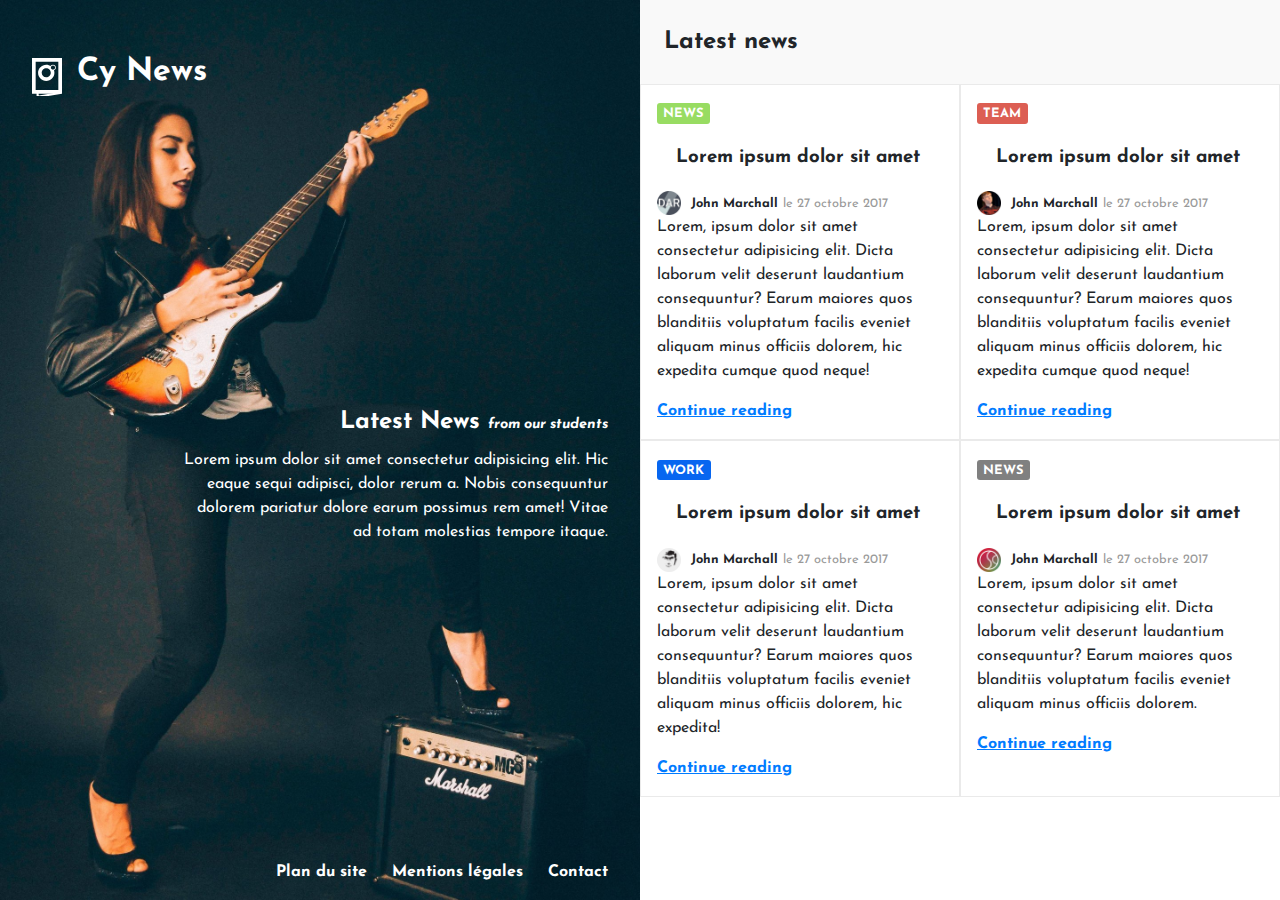
<file: docs/index.html>
<!DOCTYPE html>
<html lang="en">

<head>
    <meta charset="UTF-8">
    <meta name="viewport" content="width=device-width, initial-scale=1.0">
    <meta http-equiv="X-UA-Compatible" content="ie=edge">
    <link href="https://fonts.googleapis.com/css?family=Josefin+Sans:400,700&display=swap" rel="stylesheet">
    <link rel="stylesheet" href="./css/reboot.css">
    <link rel="stylesheet" href="./css/style.css">
    <title>Cy News</title>
</head>

<body>
    <div id="left">
        <h1>Cy News</h1>
        <div id="welcome-message">
            <h2>Latest News <span>from our students</span></h2>
            <p>Lorem ipsum dolor sit amet consectetur adipisicing elit. Hic eaque sequi adipisci, dolor rerum a. Nobis
                consequuntur dolorem pariatur dolore earum possimus rem amet! Vitae ad totam molestias tempore itaque.
            </p>
        </div>
        <nav>
            <a href="#">Plan du site</a>
            <a href="#">Mentions légales</a>
            <a href="#">Contact</a>
        </nav>
    </div>
    
    <div id="right">
        <h2>Latest news</h2>
        <section id="articles-list">
        <article>
            <a href="#" class="badge badge--news">news</a>
            <h3>Lorem ipsum dolor sit amet</h3>
            <img src="./images/icon-dar.png" alt="">
            <span class="meta-author">John Marchall</span>
            <span class="meta-date">le 27 octobre 2017</span>
            <p>Lorem, ipsum dolor sit amet consectetur adipisicing elit. Dicta laborum velit deserunt laudantium
                consequuntur? Earum maiores quos blanditiis voluptatum facilis eveniet aliquam minus officiis dolorem,
                hic expedita cumque quod neque!</p>
            <a href="#" class="continue" >Continue reading</a>
        </article>
        <article>
            <a href="#" class="badge badge--team">team</a>
            <h3>Lorem ipsum dolor sit amet</h3>
            <img src="./images/icon-john.png" alt="">
            <span class="meta-author">John Marchall</span>
            <span class="meta-date">le 27 octobre 2017</span>
            <p>Lorem, ipsum dolor sit amet consectetur adipisicing elit. Dicta laborum velit deserunt laudantium
                consequuntur? Earum maiores quos blanditiis voluptatum facilis eveniet aliquam minus officiis dolorem,
                hic expedita cumque quod neque!</p>
            <a href="#" class="continue">Continue reading</a>
        </article>
        <article>
            <a href="#" class="badge badge--work">work</a>
            <h3>Lorem ipsum dolor sit amet</h3>
            <img src="./images/icon-ohz.png" alt="">
            <span class="meta-author">John Marchall</span>
            <span class="meta-date">le 27 octobre 2017</span>
            <p>Lorem, ipsum dolor sit amet consectetur adipisicing elit. Dicta laborum velit deserunt laudantium
                consequuntur? Earum maiores quos blanditiis voluptatum facilis eveniet aliquam minus officiis dolorem,
                hic expedita!</p>
            <a href="#" class="continue">Continue reading</a>
        </article>
        <article>
            <a href="#" class="badge">news</a>
            <h3>Lorem ipsum dolor sit amet</h3>
            <img src="./images/icon-spr.png" alt="">
            <span class="meta-author">John Marchall</span>
            <span class="meta-date">le 27 octobre 2017</span>
            <p>Lorem, ipsum dolor sit amet consectetur adipisicing elit. Dicta laborum velit deserunt laudantium
                consequuntur? Earum maiores quos blanditiis voluptatum facilis eveniet aliquam minus officiis dolorem.
               </p>
            <a href="#" class="continue">Continue reading</a>
        </article>
    </section id>
    </div>
</body>

</html>
</file>
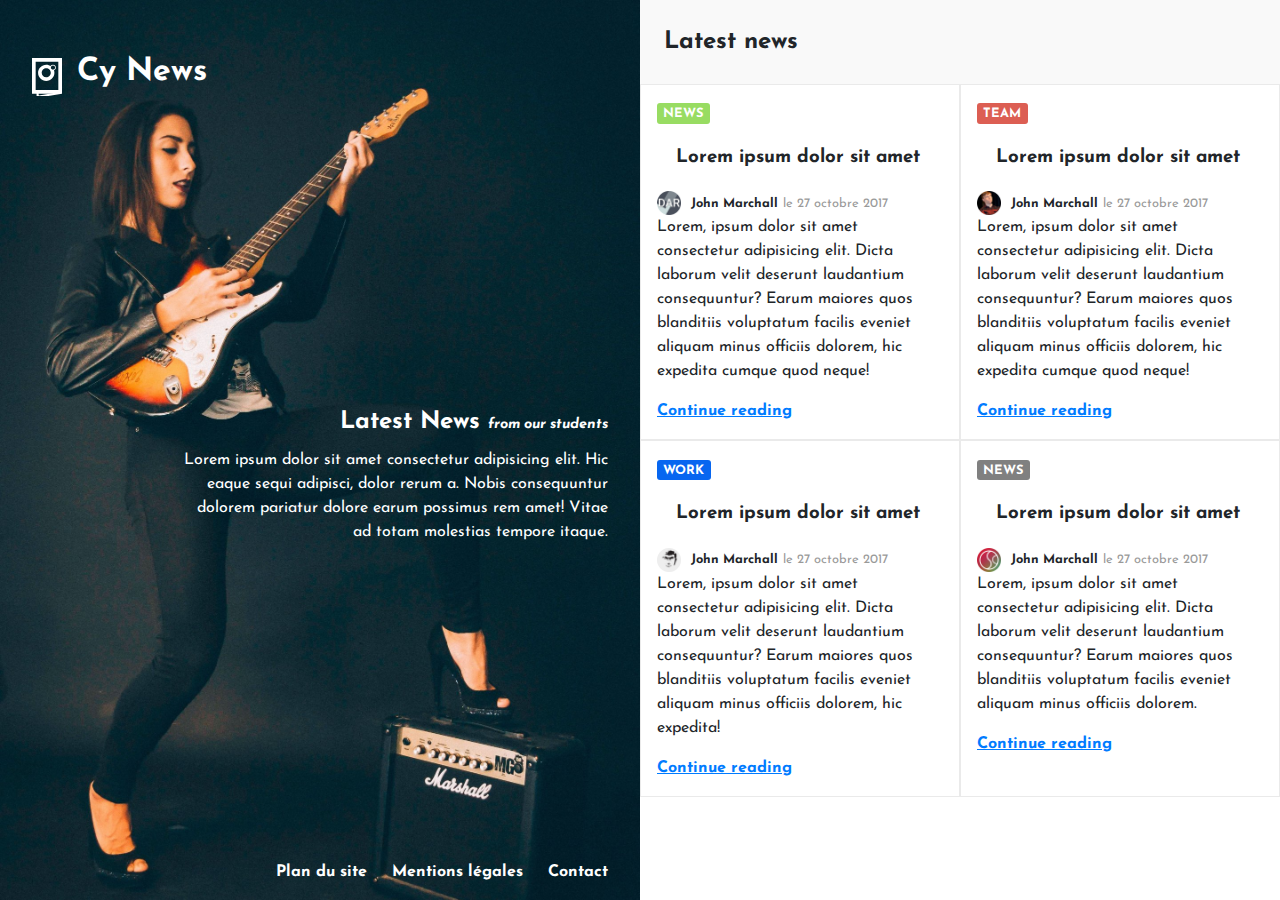
<file: html/index.html>
<!DOCTYPE html>
<html lang="en">

<head>
    <meta charset="UTF-8">
    <meta name="viewport" content="width=device-width, initial-scale=1.0">
    <meta http-equiv="X-UA-Compatible" content="ie=edge">
    <link href="https://fonts.googleapis.com/css?family=Josefin+Sans:400,700&display=swap" rel="stylesheet">
    <link rel="stylesheet" href="../css/reboot.css">
    <link rel="stylesheet" href="../css/style.css">
    <title>Cy News</title>
</head>

<body>
    <div id="left">
        <h1>Cy News</h1>
        <div id="welcome-message">
            <h2>Latest News <span>from our students</span></h2>
            <p>Lorem ipsum dolor sit amet consectetur adipisicing elit. Hic eaque sequi adipisci, dolor rerum a. Nobis
                consequuntur dolorem pariatur dolore earum possimus rem amet! Vitae ad totam molestias tempore itaque.
            </p>
        </div>
        <nav>
            <a href="#">Plan du site</a>
            <a href="#">Mentions légales</a>
            <a href="#">Contact</a>
        </nav>
    </div>
    
    <div id="right">
        <h2>Latest news</h2>
        <section id="articles-list">
        <article>
            <a href="#" class="badge badge--news">news</a>
            <h3>Lorem ipsum dolor sit amet</h3>
            <img src="../images/icon-dar.png" alt="">
            <span class="meta-author">John Marchall</span>
            <span class="meta-date">le 27 octobre 2017</span>
            <p>Lorem, ipsum dolor sit amet consectetur adipisicing elit. Dicta laborum velit deserunt laudantium
                consequuntur? Earum maiores quos blanditiis voluptatum facilis eveniet aliquam minus officiis dolorem,
                hic expedita cumque quod neque!</p>
            <a href="#" class="continue" >Continue reading</a>
        </article>
        <article>
            <a href="#" class="badge badge--team">team</a>
            <h3>Lorem ipsum dolor sit amet</h3>
            <img src="../images/icon-john.png" alt="">
            <span class="meta-author">John Marchall</span>
            <span class="meta-date">le 27 octobre 2017</span>
            <p>Lorem, ipsum dolor sit amet consectetur adipisicing elit. Dicta laborum velit deserunt laudantium
                consequuntur? Earum maiores quos blanditiis voluptatum facilis eveniet aliquam minus officiis dolorem,
                hic expedita cumque quod neque!</p>
            <a href="#" class="continue">Continue reading</a>
        </article>
        <article>
            <a href="#" class="badge badge--work">work</a>
            <h3>Lorem ipsum dolor sit amet</h3>
            <img src="../images/icon-ohz.png" alt="">
            <span class="meta-author">John Marchall</span>
            <span class="meta-date">le 27 octobre 2017</span>
            <p>Lorem, ipsum dolor sit amet consectetur adipisicing elit. Dicta laborum velit deserunt laudantium
                consequuntur? Earum maiores quos blanditiis voluptatum facilis eveniet aliquam minus officiis dolorem,
                hic expedita!</p>
            <a href="#" class="continue">Continue reading</a>
        </article>
        <article>
            <a href="#" class="badge">news</a>
            <h3>Lorem ipsum dolor sit amet</h3>
            <img src="../images/icon-spr.png" alt="">
            <span class="meta-author">John Marchall</span>
            <span class="meta-date">le 27 octobre 2017</span>
            <p>Lorem, ipsum dolor sit amet consectetur adipisicing elit. Dicta laborum velit deserunt laudantium
                consequuntur? Earum maiores quos blanditiis voluptatum facilis eveniet aliquam minus officiis dolorem.
               </p>
            <a href="#" class="continue">Continue reading</a>
        </article>
    </section id>
    </div>
</body>

</html>
</file>
<file: docs/css/style.css>
/* *** LEFT *** */
body {
    font-family: 'Josefin Sans', sans-serif;
}

#left {
    width: 50%;
    height: 100vh;
    background-image: url('../images/woman_playing_electric_guitar.jpg');
    background-size:cover;
    /* background-position: center; */
    float: left;
    color: #fff;
    display: flex;
    flex-direction: column;
    justify-content: space-between;
    padding: 3em 2em 1em;

}

h1 {
    background-image: url(../images/cyNews.svg);
    background-repeat: no-repeat;
    background-size: 30px;
    background-position: 0 10px;
    padding-left: 45px;
    /* text-transform: uppercase; */
}
h2 span {
    font-size: 0.6em;
    font-style: italic;
}

#welcome-message {
    width: 75%;
    align-self: flex-end;
    text-align: end;
}

nav {
    align-self: flex-end;
}

nav a {
    color:#fff;
    font-weight: bold;
    margin-left: 20px;
}




/* *** RIGHT *** */
#right {
    width: 50%;   
    float: right;

    /* ajout d'une barre de scroll */
    height: 100vh;
    overflow-y: scroll;
}

#right h2 {
    padding: 1em;
    background-color: #f9f9f9;
    margin: 0;
}

/* L'ulitisation du float pose un probleme suivant la hauteur des articles. Flexbox est plus judicieux */
article {
    width: 50%;
    /* float: left; */
    border: 1px solid #eaeaea;
    padding: 1em;
    border-bottom: 1px solid #eaeaea;
    border-right: 1px solid #eaeaea;
}

#articles-list {
    display: flex;
    flex-wrap: wrap;
}

.badge {
    text-transform: uppercase;
    background-color: grey;
    font-size: 0.8em;
    color:white;
    font-weight: bold;
    border-radius: 3px;
    padding: 0.3em 0.5em;
}

.badge:hover {
    color: #fff;
}

.badge--work {
   background-color:#0766F0;
}
.badge--team {
   background-color:#DC5E53;
}
.badge--news {
   background-color:#98DC62;
}

h3 {
    margin: 1em;
}

article img {
    width: 1.5em;
    margin-right: 5px;
}

.meta-author {
    font-weight: bold;
    font-size: 0.8em;
    margin: 1em 0;
}
.meta-date {
    color: #999;
    font-size: 0.8em;
}

.continue {
    font-weight: bold;
    text-decoration: underline;
}
</file>
<file: css/style.css>
/* *** LEFT *** */
body {
    font-family: 'Josefin Sans', sans-serif;
}

#left {
    width: 50%;
    height: 100vh;
    background-image: url('../images/woman_playing_electric_guitar.jpg');
    background-size:cover;
    /* background-position: center; */
    float: left;
    color: #fff;
    display: flex;
    flex-direction: column;
    justify-content: space-between;
    padding: 3em 2em 1em;

}

h1 {
    background-image: url(../images/cyNews.svg);
    background-repeat: no-repeat;
    background-size: 30px;
    background-position: 0 10px;
    padding-left: 45px;
    /* text-transform: uppercase; */
}
h2 span {
    font-size: 0.6em;
    font-style: italic;
}

#welcome-message {
    width: 75%;
    align-self: flex-end;
    text-align: end;
}

nav {
    align-self: flex-end;
}

nav a {
    color:#fff;
    font-weight: bold;
    margin-left: 20px;
}




/* *** RIGHT *** */
#right {
    width: 50%;   
    float: right;

    /* ajout d'une barre de scroll */
    height: 100vh;
    overflow-y: scroll;
}

#right h2 {
    padding: 1em;
    background-color: #f9f9f9;
    margin: 0;
}

/* L'ulitisation du float pose un probleme suivant la hauteur des articles. Flexbox est plus judicieux */
article {
    width: 50%;
    /* float: left; */
    border: 1px solid #eaeaea;
    padding: 1em;
    border-bottom: 1px solid #eaeaea;
    border-right: 1px solid #eaeaea;
}

#articles-list {
    display: flex;
    flex-wrap: wrap;
}

.badge {
    text-transform: uppercase;
    background-color: grey;
    font-size: 0.8em;
    color:white;
    font-weight: bold;
    border-radius: 3px;
    padding: 0.3em 0.5em;
}

.badge:hover {
    color: #fff;
}

.badge--work {
   background-color:#0766F0;
}
.badge--team {
   background-color:#DC5E53;
}
.badge--news {
   background-color:#98DC62;
}

h3 {
    margin: 1em;
}

article img {
    width: 1.5em;
    margin-right: 5px;
}

.meta-author {
    font-weight: bold;
    font-size: 0.8em;
    margin: 1em 0;
}
.meta-date {
    color: #999;
    font-size: 0.8em;
}

.continue {
    font-weight: bold;
    text-decoration: underline;
}
</file>
<file: docs/css/reboot.css>
/*

Reboot

Normalization of HTML elements, manually forked from Normalize.css to remove styles targeting irrelevant browsers while applying new styles.

Normalize is licensed MIT. https://github.com/necolas/normalize.css

* Bootstrap v4.0.0-beta (https://getbootstrap.com)
 * Copyright 2011-2017 The Bootstrap Authors
 * Copyright 2011-2017 Twitter, Inc.
 * Licensed under MIT (https://github.com/twbs/bootstrap/blob/master/LICENSE)

*/

/*

Document

1. Change from `box-sizing: content-box` so that `width` is not affected by `padding` or `border`.

2. Change the default font family in all browsers.

3. Correct the line height in all browsers.

4. Prevent adjustments of font size after orientation changes in IE on Windows Phone and in iOS.

5. Setting @viewport causes scrollbars to overlap content in IE11 and Edge, so we force a non-overlapping, non-auto-hiding scrollbar to counteract.

6. Change the default tap highlight to be completely transparent in iOS.

*/


*,
*::before,
*::after {
  box-sizing: border-box; /* 1 */
}

html {
  font-family: sans-serif; /* 2 */
  line-height: 1.15; /* 3 */
  -webkit-text-size-adjust: 100%; /* 4 */
  -ms-text-size-adjust: 100%; /* 4 */
  -ms-overflow-style: scrollbar; /* 5 */
  -webkit-tap-highlight-color: transparent; /* 6 */
}

/* IE10+ doesn't honor `<meta name="viewport">` in some cases. */
@-ms-viewport {
  width: device-width;
}

/* Shim for "new" HTML5 structural elements to display correctly (IE10, older browsers) */
article, aside, dialog, figcaption, figure, footer, header, hgroup, main, nav, section {
  display: block;
}

/*
Body

1. Remove the margin in all browsers.
2. As a best practice, apply a default `background-color`.
3. Set an explicit initial text-align value so that we can later use the `inherit` value on things like `<th>` elements.
*/
body {
  margin: 0; /* 1 */
  font-family: -apple-system, BlinkMacSystemFont, "Segoe UI", Roboto, "Helvetica Neue", Arial, sans-serif, "Apple Color Emoji", "Segoe UI Emoji", "Segoe UI Symbol";
  font-size: 1rem;
  font-weight: normal;
  line-height: 1.5;
  color: #212529;
  text-align: left; /* 3 */
  background-color: #fff; /* 2 */
}

/*
Suppress the focus outline on elements that cannot be accessed via keyboard.
This prevents an unwanted focus outline from appearing around elements that might still respond to pointer events.

Credit: https://github.com/suitcss/base
*/
[tabindex="-1"]:focus {
  outline: none !important;
}

/*
Content grouping

1. Add the correct box sizing in Firefox.
2. Show the overflow in Edge and IE.
*/
hr {
  box-sizing: content-box; /* 1 */
  height: 0; /* 1 */
  overflow: visible; /* 2 */
}

/*
Typography
*/

/*
Remove top margins from headings
By default, `<h1>`-`<h6>` all receive top and bottom margins. We nuke the top margin for easier control within type scales as it avoids margin collapsing.
*/
h1, h2, h3, h4, h5, h6 {
  margin-top: 0;
  margin-bottom: .5rem;
}

/*
Reset margins on paragraphs

Similarly, the top margin on `<p>`s get reset. However, we also reset the bottom margin to use `rem` units instead of `em`.
*/
p {
  margin-top: 0;
  margin-bottom: 1rem;
}

/*
Abbreviations

1. Remove the bottom border in Firefox 39-.
2. Add the correct text decoration in Chrome, Edge, IE, Opera, and Safari.
3. Add explicit cursor to indicate changed behavior.
4. Duplicate behavior to the data-* attribute for our tooltip plugin
*/
abbr[title],
abbr[data-original-title] { /* 4 */
  text-decoration: underline; /* 2 */
  -webkit-text-decoration: underline dotted; /* 2 */
          text-decoration: underline dotted; /* 2 */
  cursor: help; /* 3 */
  border-bottom: 0; /* 1 */
}

address {
  margin-bottom: 1rem;
  font-style: normal;
  line-height: inherit;
}

ol,
ul,
dl {
  margin-top: 0;
  margin-bottom: 1rem;
}

ol ol,
ul ul,
ol ul,
ul ol {
  margin-bottom: 0;
}

dt {
  font-weight: bold;
}

dd {
  margin-bottom: .5rem;
  margin-left: 0; /* Undo browser default */
}

blockquote {
  margin: 0 0 1rem;
}

dfn {
  font-style: italic; /* Add the correct font style in Android 4.3- */
}

b,
strong {
  font-weight: bolder; /* Add the correct font weight in Chrome, Edge, and Safari */
}

small {
  font-size: 80%; /* Add the correct font size in all browsers */
}

sub,
sup {
  position: relative;
  font-size: 75%;
  line-height: 0;
  vertical-align: baseline;
}

sub {
  bottom: -.25em;
}

sup {
  top: -.5em;
}

/*

Links

*/

a {
  color: #007bff;
  text-decoration: none;
  background-color: transparent; /* Remove the gray background on active links in IE 10. */
  -webkit-text-decoration-skip: objects; /* Remove gaps in links underline in iOS 8+ and Safari 8+. */
}

a:hover {
  color: #0056b3;
  text-decoration: underline;
}

/*
And undo these styles for placeholder links/named anchors (without href) which have not been made explicitly keyboard-focusable (without tabindex). It would be more straightforward to just use a[href] in previous block, but that causes specificity issues in many other styles that are too complex to fix.

See https://github.com/twbs/bootstrap/issues/19402
*/

a:not([href]):not([tabindex]) {
  color: inherit;
  text-decoration: none;
}

a:not([href]):not([tabindex]):focus, a:not([href]):not([tabindex]):hover {
  color: inherit;
  text-decoration: none;
}

a:not([href]):not([tabindex]):focus {
  outline: 0;
}

/*

Code

*/

pre,
code,
kbd,
samp {
  font-family: monospace, monospace; /* Correct the inheritance and scaling of font size in all browsers. */
  font-size: 1em; /* Correct the odd `em` font sizing in all browsers. */
}

pre {
  /* Remove browser default top margin */
  margin-top: 0;
  /* Reset browser default of `1em` to use `rem`s */
  margin-bottom: 1rem;
  /* Don't allow content to break outside */
  overflow: auto;
  /* We have @viewport set which causes scrollbars to overlap content in IE11 and Edge, so we force a non-overlapping, non-auto-hiding scrollbar to counteract. */
  -ms-overflow-style: scrollbar;
}

/*

Figures

*/

figure {
  /* Apply a consistent margin strategy (matches our type styles). */
  margin: 0 0 1rem;
}

/*

Images and content

*/


img {
  vertical-align: middle;
  border-style: none; /* Remove the border on images inside links in IE 10-. */
  max-width: 100%; /* --- */
}

svg:not(:root) {
  overflow: hidden; /* Hide the overflow in IE */
}

/*
Avoid 300ms click delay on touch devices that support the `touch-action` CSS property.

In particular, unlike most other browsers, IE11+Edge on Windows 10 on touch devices and IE Mobile 10-11 DON'T remove the click delay when `<meta name="viewport" content="width=device-width">` is present. However, they DO support removing the click delay via `touch-action: manipulation`.

See:

* https://getbootstrap.com/docs/4.0/content/reboot/#click-delay-optimization-for-touch

* https://caniuse.com/#feat=css-touch-action

*  https://patrickhlauke.github.io/touch/tests/results/#suppressing-300ms-delay
*/

a,
area,
button,
[role="button"],
input:not([type=range]),
label,
select,
summary,
textarea {
  -ms-touch-action: manipulation;
      touch-action: manipulation;
}

/*

Tables

*/

table {
  border-collapse: collapse; /* Prevent double borders */
}

caption {
  padding-top: 0.75rem;
  padding-bottom: 0.75rem;
  color: #868e96;
  text-align: left;
  caption-side: bottom;
}

th {
  /* Matches default `<td>` alignment by inheriting from the `<body>`, or the closest parent with a set `text-align`. */
  text-align: inherit;
}

/*

Forms

*/

label {
  /* Allow labels to use `margin` for spacing. */
  display: inline-block;
  margin-bottom: .5rem;
}

/*
Remove the default `border-radius` that macOS Chrome adds.

Details at https://github.com/twbs/bootstrap/issues/24093
*/
button {
  border-radius: 0;
}

/*
Work around a Firefox/IE bug where the transparent `button` background results in a loss of the default `button` focus styles.

Credit: https://github.com/suitcss/base/
*/
button:focus {
  outline: 1px dotted;
  outline: 5px auto -webkit-focus-ring-color;
}

input,
button,
select,
optgroup,
textarea {
  margin: 0; /* Remove the margin in Firefox and Safari */
  font-family: inherit;
  font-size: inherit;
  line-height: inherit;
}

button,
input {
  overflow: visible; /* Show the overflow in Edge */
}

button,
select {
  text-transform: none; /* Remove the inheritance of text transform in Firefox */
}

/*
1. Prevent a WebKit bug where (2) destroys native `audio` and `video` controls in Android 4.
2. Correct the inability to style clickable types in iOS and Safari.
*/
button,
html [type="button"],
[type="reset"],
[type="submit"] {
  -webkit-appearance: button;
}

/*
Remove inner border and padding from Firefox, but don't restore the outline like Normalize.
*/
button::-moz-focus-inner,
[type="button"]::-moz-focus-inner,
[type="reset"]::-moz-focus-inner,
[type="submit"]::-moz-focus-inner {
  padding: 0;
  border-style: none;
}

input[type="radio"],
input[type="checkbox"] {
  box-sizing: border-box; /* 1. Add the correct box sizing in IE 10- */
  padding: 0; /* 2. Remove the padding in IE 10- */
}

input[type="date"],
input[type="time"],
input[type="datetime-local"],
input[type="month"] {
  /*
  Remove the default appearance of temporal inputs to avoid a Mobile Safari bug where setting a custom line-height prevents text from being vertically centered within the input.

  See https://bugs.webkit.org/show_bug.cgi?id=139848
  and https://github.com/twbs/bootstrap/issues/11266
  */
  -webkit-appearance: listbox;
}

textarea {
  overflow: auto; /* Remove the default vertical scrollbar in IE. */
  /* Textareas should really only resize vertically so they don't break their (horizontal) containers. */
  resize: vertical;
}

fieldset {
  /*
  Browsers set a default `min-width: min-content;` on fieldsets, unlike e.g. `<div>`s, which have `min-width: 0;` by default. So we reset that to ensure fieldsets behave more like a standard block element.

  See https://github.com/twbs/bootstrap/issues/12359
  and https://html.spec.whatwg.org/multipage/#the-fieldset-and-legend-elements
  */
  min-width: 0;
  /* Reset the default outline behavior of fieldsets so they don't affect page layout. */
  padding: 0;
  margin: 0;
  border: 0;
}

/*
1. Correct the text wrapping in Edge and IE.
2. Correct the color inheritance from `fieldset` elements in IE.
*/
legend {
  display: block;
  width: 100%;
  max-width: 100%; /* 1 */
  padding: 0;
  margin-bottom: .5rem;
  font-size: 1.5rem;
  line-height: inherit;
  color: inherit; /* 2 */
  white-space: normal; /* 1 */
}

progress {
  vertical-align: baseline; /* Add the correct vertical alignment in Chrome, Firefox, and Opera. */
}

/*
Correct the cursor style of increment and decrement buttons in Chrome.
*/
[type="number"]::-webkit-inner-spin-button,
[type="number"]::-webkit-outer-spin-button {
  height: auto;
}

[type="search"] {
  /*
  This overrides the extra rounded corners on search inputs in iOS so that our `.form-control` class can properly style them. Note that this cannot simply be added to `.form-control` as it's not specific enough.

  For details, see https://github.com/twbs/bootstrap/issues/11586.
  */
  outline-offset: -2px;
  -webkit-appearance: none;
}

/*
Remove the inner padding and cancel buttons in Chrome and Safari on macOS.
*/

[type="search"]::-webkit-search-cancel-button,
[type="search"]::-webkit-search-decoration {
  -webkit-appearance: none;
}

/*
1. Correct the inability to style clickable types in iOS and Safari.
2. Change font properties to `inherit` in Safari.
*/

::-webkit-file-upload-button {
  font: inherit;
  -webkit-appearance: button;
}

/*
Correct element displays
*/

output {
  display: inline-block;
}

summary {
  display: list-item; /* Add the correct display in all browsers */
}

template {
  display: none; /* Add the correct display in IE */
}

/*
Always hide an element with the `hidden` HTML attribute (from PureCSS).
Needed for proper display in IE 10-.
*/
[hidden] {
  display: none !important;
}
</file>
<file: css/reboot.css>
/*

Reboot

Normalization of HTML elements, manually forked from Normalize.css to remove styles targeting irrelevant browsers while applying new styles.

Normalize is licensed MIT. https://github.com/necolas/normalize.css

* Bootstrap v4.0.0-beta (https://getbootstrap.com)
 * Copyright 2011-2017 The Bootstrap Authors
 * Copyright 2011-2017 Twitter, Inc.
 * Licensed under MIT (https://github.com/twbs/bootstrap/blob/master/LICENSE)

*/

/*

Document

1. Change from `box-sizing: content-box` so that `width` is not affected by `padding` or `border`.

2. Change the default font family in all browsers.

3. Correct the line height in all browsers.

4. Prevent adjustments of font size after orientation changes in IE on Windows Phone and in iOS.

5. Setting @viewport causes scrollbars to overlap content in IE11 and Edge, so we force a non-overlapping, non-auto-hiding scrollbar to counteract.

6. Change the default tap highlight to be completely transparent in iOS.

*/


*,
*::before,
*::after {
  box-sizing: border-box; /* 1 */
}

html {
  font-family: sans-serif; /* 2 */
  line-height: 1.15; /* 3 */
  -webkit-text-size-adjust: 100%; /* 4 */
  -ms-text-size-adjust: 100%; /* 4 */
  -ms-overflow-style: scrollbar; /* 5 */
  -webkit-tap-highlight-color: transparent; /* 6 */
}

/* IE10+ doesn't honor `<meta name="viewport">` in some cases. */
@-ms-viewport {
  width: device-width;
}

/* Shim for "new" HTML5 structural elements to display correctly (IE10, older browsers) */
article, aside, dialog, figcaption, figure, footer, header, hgroup, main, nav, section {
  display: block;
}

/*
Body

1. Remove the margin in all browsers.
2. As a best practice, apply a default `background-color`.
3. Set an explicit initial text-align value so that we can later use the `inherit` value on things like `<th>` elements.
*/
body {
  margin: 0; /* 1 */
  font-family: -apple-system, BlinkMacSystemFont, "Segoe UI", Roboto, "Helvetica Neue", Arial, sans-serif, "Apple Color Emoji", "Segoe UI Emoji", "Segoe UI Symbol";
  font-size: 1rem;
  font-weight: normal;
  line-height: 1.5;
  color: #212529;
  text-align: left; /* 3 */
  background-color: #fff; /* 2 */
}

/*
Suppress the focus outline on elements that cannot be accessed via keyboard.
This prevents an unwanted focus outline from appearing around elements that might still respond to pointer events.

Credit: https://github.com/suitcss/base
*/
[tabindex="-1"]:focus {
  outline: none !important;
}

/*
Content grouping

1. Add the correct box sizing in Firefox.
2. Show the overflow in Edge and IE.
*/
hr {
  box-sizing: content-box; /* 1 */
  height: 0; /* 1 */
  overflow: visible; /* 2 */
}

/*
Typography
*/

/*
Remove top margins from headings
By default, `<h1>`-`<h6>` all receive top and bottom margins. We nuke the top margin for easier control within type scales as it avoids margin collapsing.
*/
h1, h2, h3, h4, h5, h6 {
  margin-top: 0;
  margin-bottom: .5rem;
}

/*
Reset margins on paragraphs

Similarly, the top margin on `<p>`s get reset. However, we also reset the bottom margin to use `rem` units instead of `em`.
*/
p {
  margin-top: 0;
  margin-bottom: 1rem;
}

/*
Abbreviations

1. Remove the bottom border in Firefox 39-.
2. Add the correct text decoration in Chrome, Edge, IE, Opera, and Safari.
3. Add explicit cursor to indicate changed behavior.
4. Duplicate behavior to the data-* attribute for our tooltip plugin
*/
abbr[title],
abbr[data-original-title] { /* 4 */
  text-decoration: underline; /* 2 */
  -webkit-text-decoration: underline dotted; /* 2 */
          text-decoration: underline dotted; /* 2 */
  cursor: help; /* 3 */
  border-bottom: 0; /* 1 */
}

address {
  margin-bottom: 1rem;
  font-style: normal;
  line-height: inherit;
}

ol,
ul,
dl {
  margin-top: 0;
  margin-bottom: 1rem;
}

ol ol,
ul ul,
ol ul,
ul ol {
  margin-bottom: 0;
}

dt {
  font-weight: bold;
}

dd {
  margin-bottom: .5rem;
  margin-left: 0; /* Undo browser default */
}

blockquote {
  margin: 0 0 1rem;
}

dfn {
  font-style: italic; /* Add the correct font style in Android 4.3- */
}

b,
strong {
  font-weight: bolder; /* Add the correct font weight in Chrome, Edge, and Safari */
}

small {
  font-size: 80%; /* Add the correct font size in all browsers */
}

sub,
sup {
  position: relative;
  font-size: 75%;
  line-height: 0;
  vertical-align: baseline;
}

sub {
  bottom: -.25em;
}

sup {
  top: -.5em;
}

/*

Links

*/

a {
  color: #007bff;
  text-decoration: none;
  background-color: transparent; /* Remove the gray background on active links in IE 10. */
  -webkit-text-decoration-skip: objects; /* Remove gaps in links underline in iOS 8+ and Safari 8+. */
}

a:hover {
  color: #0056b3;
  text-decoration: underline;
}

/*
And undo these styles for placeholder links/named anchors (without href) which have not been made explicitly keyboard-focusable (without tabindex). It would be more straightforward to just use a[href] in previous block, but that causes specificity issues in many other styles that are too complex to fix.

See https://github.com/twbs/bootstrap/issues/19402
*/

a:not([href]):not([tabindex]) {
  color: inherit;
  text-decoration: none;
}

a:not([href]):not([tabindex]):focus, a:not([href]):not([tabindex]):hover {
  color: inherit;
  text-decoration: none;
}

a:not([href]):not([tabindex]):focus {
  outline: 0;
}

/*

Code

*/

pre,
code,
kbd,
samp {
  font-family: monospace, monospace; /* Correct the inheritance and scaling of font size in all browsers. */
  font-size: 1em; /* Correct the odd `em` font sizing in all browsers. */
}

pre {
  /* Remove browser default top margin */
  margin-top: 0;
  /* Reset browser default of `1em` to use `rem`s */
  margin-bottom: 1rem;
  /* Don't allow content to break outside */
  overflow: auto;
  /* We have @viewport set which causes scrollbars to overlap content in IE11 and Edge, so we force a non-overlapping, non-auto-hiding scrollbar to counteract. */
  -ms-overflow-style: scrollbar;
}

/*

Figures

*/

figure {
  /* Apply a consistent margin strategy (matches our type styles). */
  margin: 0 0 1rem;
}

/*

Images and content

*/


img {
  vertical-align: middle;
  border-style: none; /* Remove the border on images inside links in IE 10-. */
  max-width: 100%; /* --- */
}

svg:not(:root) {
  overflow: hidden; /* Hide the overflow in IE */
}

/*
Avoid 300ms click delay on touch devices that support the `touch-action` CSS property.

In particular, unlike most other browsers, IE11+Edge on Windows 10 on touch devices and IE Mobile 10-11 DON'T remove the click delay when `<meta name="viewport" content="width=device-width">` is present. However, they DO support removing the click delay via `touch-action: manipulation`.

See:

* https://getbootstrap.com/docs/4.0/content/reboot/#click-delay-optimization-for-touch

* https://caniuse.com/#feat=css-touch-action

*  https://patrickhlauke.github.io/touch/tests/results/#suppressing-300ms-delay
*/

a,
area,
button,
[role="button"],
input:not([type=range]),
label,
select,
summary,
textarea {
  -ms-touch-action: manipulation;
      touch-action: manipulation;
}

/*

Tables

*/

table {
  border-collapse: collapse; /* Prevent double borders */
}

caption {
  padding-top: 0.75rem;
  padding-bottom: 0.75rem;
  color: #868e96;
  text-align: left;
  caption-side: bottom;
}

th {
  /* Matches default `<td>` alignment by inheriting from the `<body>`, or the closest parent with a set `text-align`. */
  text-align: inherit;
}

/*

Forms

*/

label {
  /* Allow labels to use `margin` for spacing. */
  display: inline-block;
  margin-bottom: .5rem;
}

/*
Remove the default `border-radius` that macOS Chrome adds.

Details at https://github.com/twbs/bootstrap/issues/24093
*/
button {
  border-radius: 0;
}

/*
Work around a Firefox/IE bug where the transparent `button` background results in a loss of the default `button` focus styles.

Credit: https://github.com/suitcss/base/
*/
button:focus {
  outline: 1px dotted;
  outline: 5px auto -webkit-focus-ring-color;
}

input,
button,
select,
optgroup,
textarea {
  margin: 0; /* Remove the margin in Firefox and Safari */
  font-family: inherit;
  font-size: inherit;
  line-height: inherit;
}

button,
input {
  overflow: visible; /* Show the overflow in Edge */
}

button,
select {
  text-transform: none; /* Remove the inheritance of text transform in Firefox */
}

/*
1. Prevent a WebKit bug where (2) destroys native `audio` and `video` controls in Android 4.
2. Correct the inability to style clickable types in iOS and Safari.
*/
button,
html [type="button"],
[type="reset"],
[type="submit"] {
  -webkit-appearance: button;
}

/*
Remove inner border and padding from Firefox, but don't restore the outline like Normalize.
*/
button::-moz-focus-inner,
[type="button"]::-moz-focus-inner,
[type="reset"]::-moz-focus-inner,
[type="submit"]::-moz-focus-inner {
  padding: 0;
  border-style: none;
}

input[type="radio"],
input[type="checkbox"] {
  box-sizing: border-box; /* 1. Add the correct box sizing in IE 10- */
  padding: 0; /* 2. Remove the padding in IE 10- */
}

input[type="date"],
input[type="time"],
input[type="datetime-local"],
input[type="month"] {
  /*
  Remove the default appearance of temporal inputs to avoid a Mobile Safari bug where setting a custom line-height prevents text from being vertically centered within the input.

  See https://bugs.webkit.org/show_bug.cgi?id=139848
  and https://github.com/twbs/bootstrap/issues/11266
  */
  -webkit-appearance: listbox;
}

textarea {
  overflow: auto; /* Remove the default vertical scrollbar in IE. */
  /* Textareas should really only resize vertically so they don't break their (horizontal) containers. */
  resize: vertical;
}

fieldset {
  /*
  Browsers set a default `min-width: min-content;` on fieldsets, unlike e.g. `<div>`s, which have `min-width: 0;` by default. So we reset that to ensure fieldsets behave more like a standard block element.

  See https://github.com/twbs/bootstrap/issues/12359
  and https://html.spec.whatwg.org/multipage/#the-fieldset-and-legend-elements
  */
  min-width: 0;
  /* Reset the default outline behavior of fieldsets so they don't affect page layout. */
  padding: 0;
  margin: 0;
  border: 0;
}

/*
1. Correct the text wrapping in Edge and IE.
2. Correct the color inheritance from `fieldset` elements in IE.
*/
legend {
  display: block;
  width: 100%;
  max-width: 100%; /* 1 */
  padding: 0;
  margin-bottom: .5rem;
  font-size: 1.5rem;
  line-height: inherit;
  color: inherit; /* 2 */
  white-space: normal; /* 1 */
}

progress {
  vertical-align: baseline; /* Add the correct vertical alignment in Chrome, Firefox, and Opera. */
}

/*
Correct the cursor style of increment and decrement buttons in Chrome.
*/
[type="number"]::-webkit-inner-spin-button,
[type="number"]::-webkit-outer-spin-button {
  height: auto;
}

[type="search"] {
  /*
  This overrides the extra rounded corners on search inputs in iOS so that our `.form-control` class can properly style them. Note that this cannot simply be added to `.form-control` as it's not specific enough.

  For details, see https://github.com/twbs/bootstrap/issues/11586.
  */
  outline-offset: -2px;
  -webkit-appearance: none;
}

/*
Remove the inner padding and cancel buttons in Chrome and Safari on macOS.
*/

[type="search"]::-webkit-search-cancel-button,
[type="search"]::-webkit-search-decoration {
  -webkit-appearance: none;
}

/*
1. Correct the inability to style clickable types in iOS and Safari.
2. Change font properties to `inherit` in Safari.
*/

::-webkit-file-upload-button {
  font: inherit;
  -webkit-appearance: button;
}

/*
Correct element displays
*/

output {
  display: inline-block;
}

summary {
  display: list-item; /* Add the correct display in all browsers */
}

template {
  display: none; /* Add the correct display in IE */
}

/*
Always hide an element with the `hidden` HTML attribute (from PureCSS).
Needed for proper display in IE 10-.
*/
[hidden] {
  display: none !important;
}
</file>
